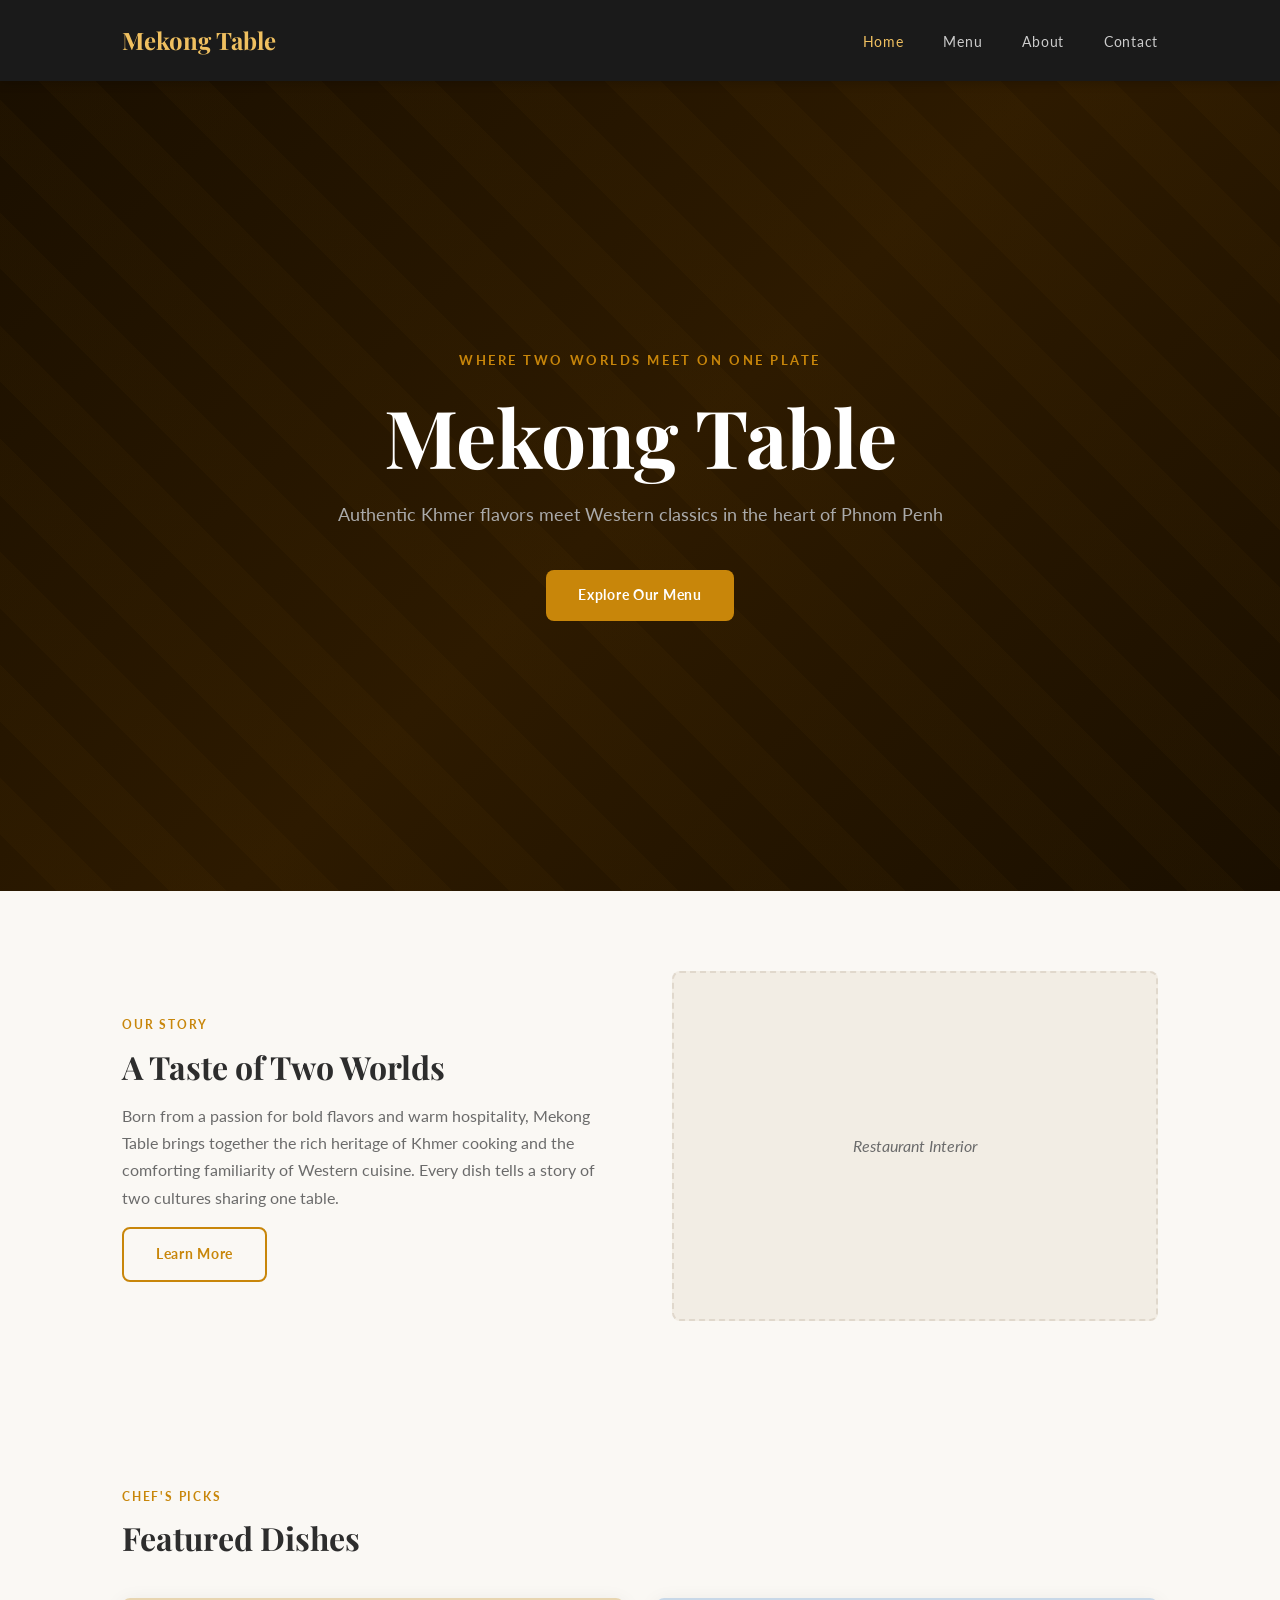
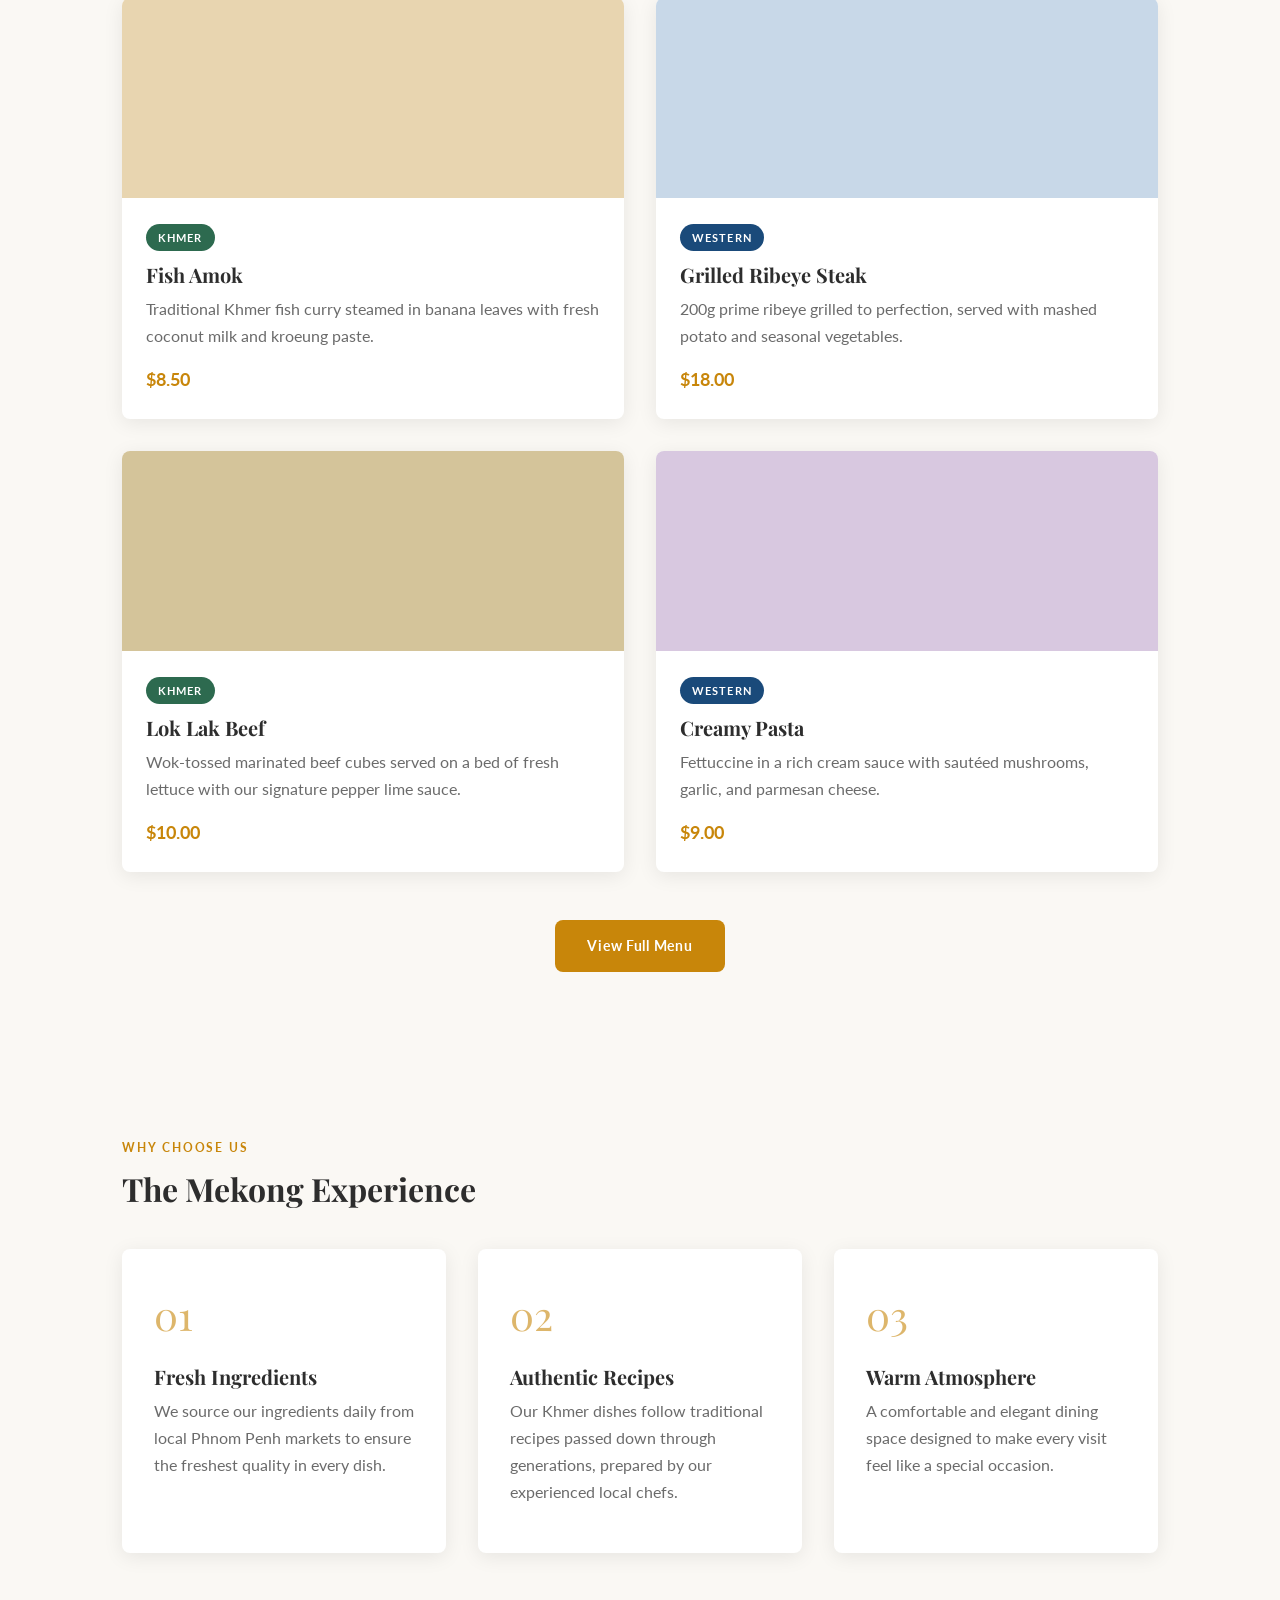
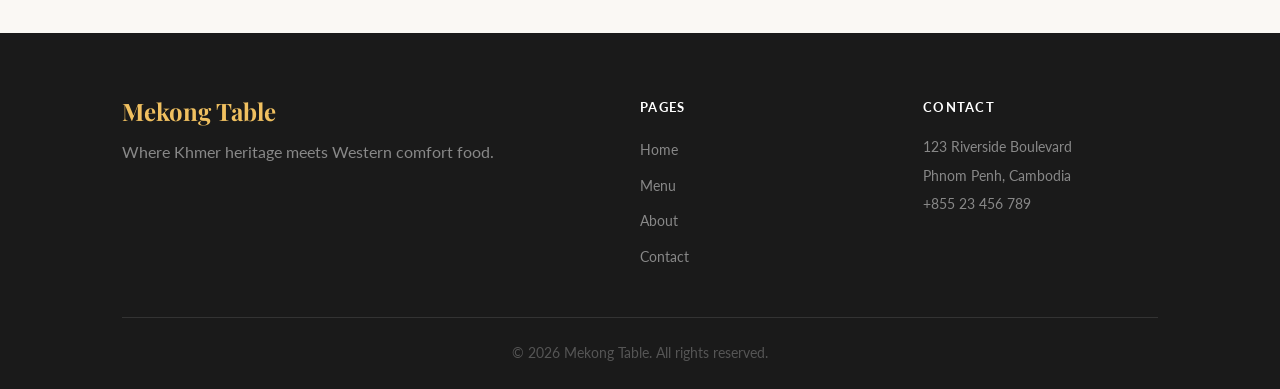
<file: index.html>
<!DOCTYPE html>
<html lang="en">
<head>
  <meta charset="UTF-8">
  <meta name="viewport" content="width=device-width, initial-scale=1.0">
  <meta name="description" content="Mekong Table - A modern restaurant in Phnom Penh serving authentic Khmer cuisine and Western dishes in one unforgettable dining experience.">
  <meta name="keywords" content="Mekong Table, restaurant, Khmer food, Western food, Phnom Penh, dining">
  <meta name="author" content="Mekong Table Restaurant">
  <title>Mekong Table - Khmer & Western Cuisine</title>
  <link rel="stylesheet" href="style.css">
  <link href="https://fonts.googleapis.com/css2?family=Playfair+Display:wght@400;700&family=Lato:wght@300;400;700&display=swap" rel="stylesheet">
</head>
<body>

  <!-- Navigation -->
  <nav class="navbar">
    <div class="nav-container">
      <a href="index.html" class="nav-logo">Mekong Table</a>
      <ul class="nav-links">
        <li><a href="index.html" class="active">Home</a></li>
        <li><a href="menu.html">Menu</a></li>
        <li><a href="about.html">About</a></li>
        <li><a href="contact.html">Contact</a></li>
      </ul>
    </div>
  </nav>

  <!-- Hero Section -->
  <section class="hero">
    <div class="hero-overlay"></div>
    <div class="hero-content">
      <p class="hero-tagline">Where Two Worlds Meet on One Plate</p>
      <h1>Mekong Table</h1>
      <p class="hero-subtitle">Authentic Khmer flavors meet Western classics in the heart of Phnom Penh</p>
      <a href="menu.html" class="btn">Explore Our Menu</a>
    </div>
  </section>

  <!-- About Preview -->
  <section class="section about-preview">
    <div class="container">
      <div class="two-col">
        <div class="col-text">
          <span class="section-label">Our Story</span>
          <h2>A Taste of Two Worlds</h2>
          <p>Born from a passion for bold flavors and warm hospitality, Mekong Table brings together the rich heritage of Khmer cooking and the comforting familiarity of Western cuisine. Every dish tells a story of two cultures sharing one table.</p>
          <a href="about.html" class="btn btn-outline">Learn More</a>
        </div>
        <div class="col-image">
          <div class="image-placeholder">
            <span>Restaurant Interior</span>
          </div>
        </div>
      </div>
    </div>
  </section>

  <!-- Featured Dishes -->
  <section class="section featured">
    <div class="container">
      <span class="section-label">Chef's Picks</span>
      <h2>Featured Dishes</h2>
      <div class="dish-grid">

        <article class="dish-card">
          <div class="dish-image khmer-1"></div>
          <div class="dish-info">
            <span class="dish-tag">Khmer</span>
            <h3>Fish Amok</h3>
            <p>Traditional Khmer fish curry steamed in banana leaves with fresh coconut milk and kroeung paste.</p>
            <span class="dish-price">$8.50</span>
          </div>
        </article>

        <article class="dish-card">
          <div class="dish-image western-1"></div>
          <div class="dish-info">
            <span class="dish-tag western-tag">Western</span>
            <h3>Grilled Ribeye Steak</h3>
            <p>200g prime ribeye grilled to perfection, served with mashed potato and seasonal vegetables.</p>
            <span class="dish-price">$18.00</span>
          </div>
        </article>

        <article class="dish-card">
          <div class="dish-image khmer-2"></div>
          <div class="dish-info">
            <span class="dish-tag">Khmer</span>
            <h3>Lok Lak Beef</h3>
            <p>Wok-tossed marinated beef cubes served on a bed of fresh lettuce with our signature pepper lime sauce.</p>
            <span class="dish-price">$10.00</span>
          </div>
        </article>

        <article class="dish-card">
          <div class="dish-image western-2"></div>
          <div class="dish-info">
            <span class="dish-tag western-tag">Western</span>
            <h3>Creamy Pasta</h3>
            <p>Fettuccine in a rich cream sauce with sautéed mushrooms, garlic, and parmesan cheese.</p>
            <span class="dish-price">$9.00</span>
          </div>
        </article>

      </div>
      <div class="center-btn">
        <a href="menu.html" class="btn">View Full Menu</a>
      </div>
    </div>
  </section>

  <!-- Why Us -->
  <section class="section why-us">
    <div class="container">
      <span class="section-label">Why Choose Us</span>
      <h2>The Mekong Experience</h2>
      <div class="features-grid">
        <div class="feature-card">
          <div class="feature-icon">01</div>
          <h3>Fresh Ingredients</h3>
          <p>We source our ingredients daily from local Phnom Penh markets to ensure the freshest quality in every dish.</p>
        </div>
        <div class="feature-card">
          <div class="feature-icon">02</div>
          <h3>Authentic Recipes</h3>
          <p>Our Khmer dishes follow traditional recipes passed down through generations, prepared by our experienced local chefs.</p>
        </div>
        <div class="feature-card">
          <div class="feature-icon">03</div>
          <h3>Warm Atmosphere</h3>
          <p>A comfortable and elegant dining space designed to make every visit feel like a special occasion.</p>
        </div>
      </div>
    </div>
  </section>

  <!-- Footer -->
  <footer class="footer">
    <div class="container">
      <div class="footer-grid">
        <div class="footer-brand">
          <h3>Mekong Table</h3>
          <p>Where Khmer heritage meets Western comfort food.</p>
        </div>
        <div class="footer-links">
          <h4>Pages</h4>
          <ul>
            <li><a href="index.html">Home</a></li>
            <li><a href="menu.html">Menu</a></li>
            <li><a href="about.html">About</a></li>
            <li><a href="contact.html">Contact</a></li>
          </ul>
        </div>
        <div class="footer-contact">
          <h4>Contact</h4>
          <p>123 Riverside Boulevard</p>
          <p>Phnom Penh, Cambodia</p>
          <p>+855 23 456 789</p>
        </div>
      </div>
      <div class="footer-bottom">
        <p>© 2026 Mekong Table. All rights reserved.</p>
      </div>
    </div>
  </footer>

</body>
</html>
</file>
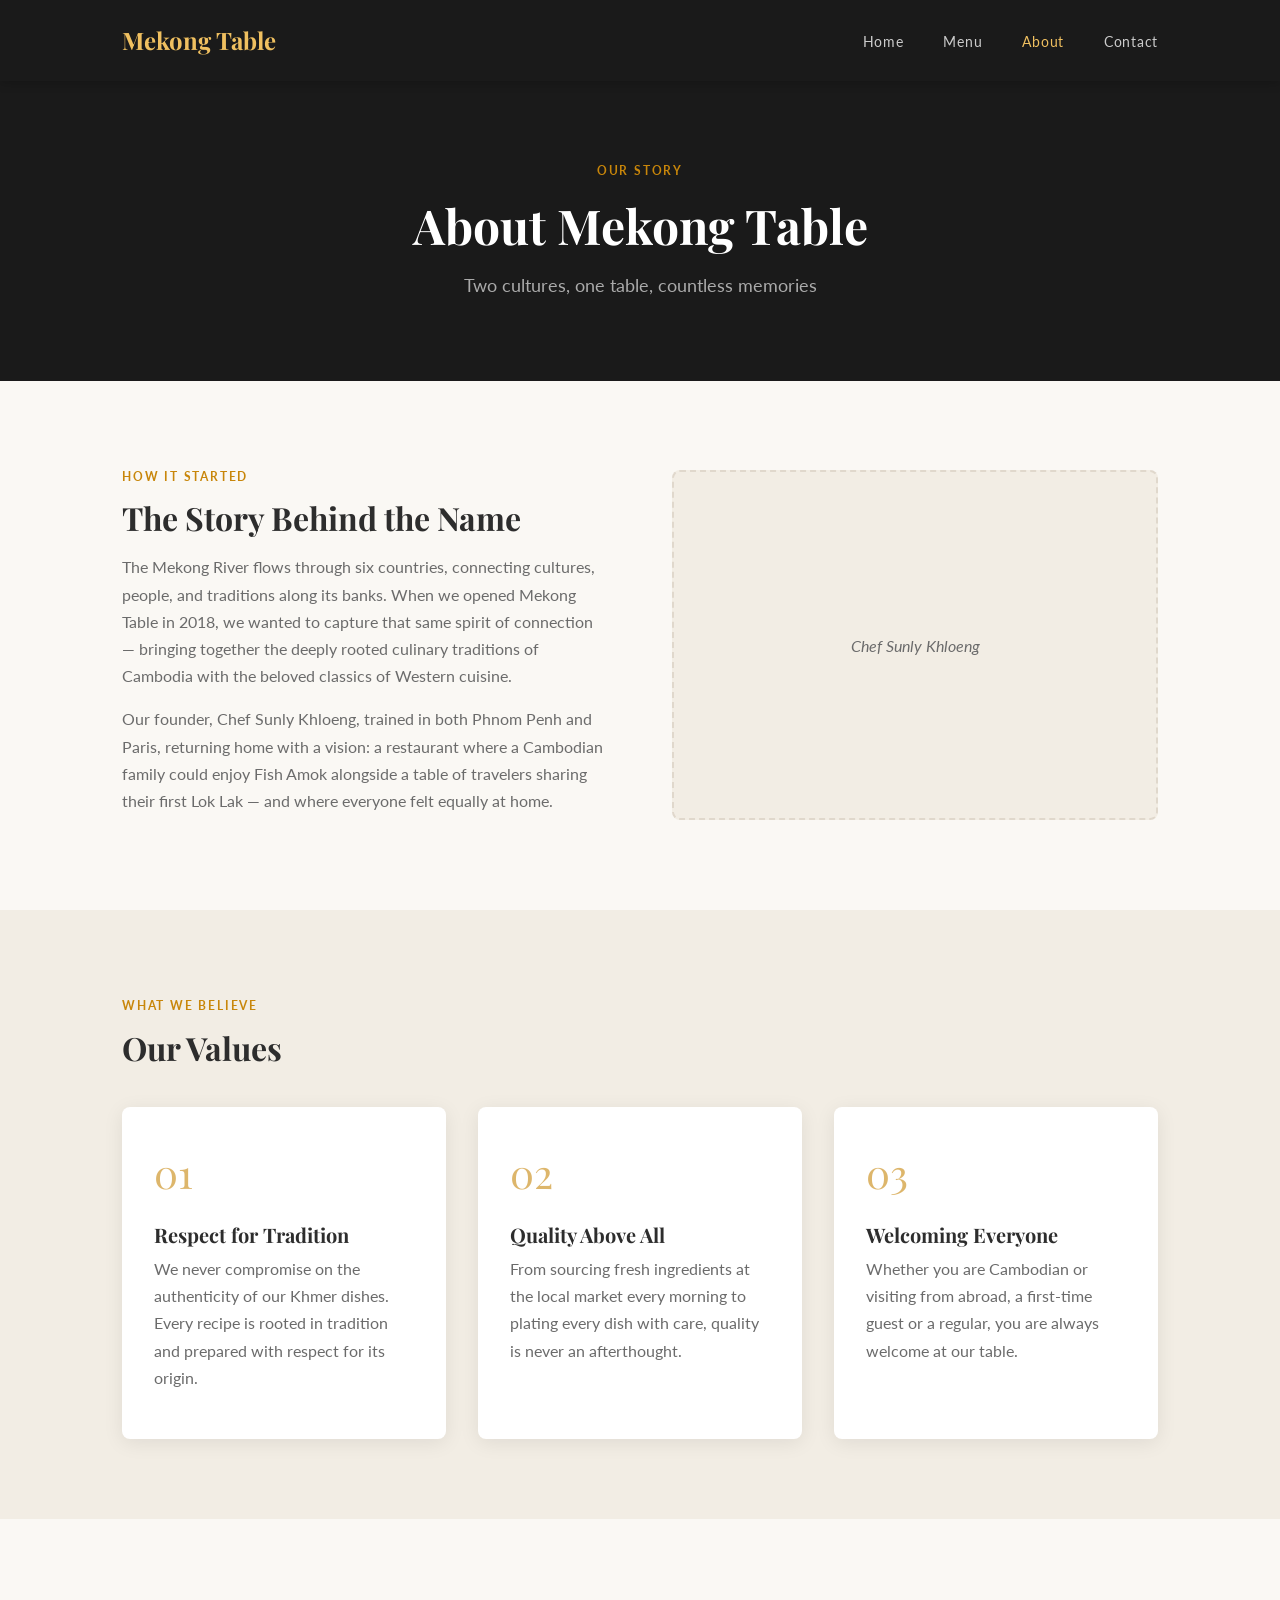
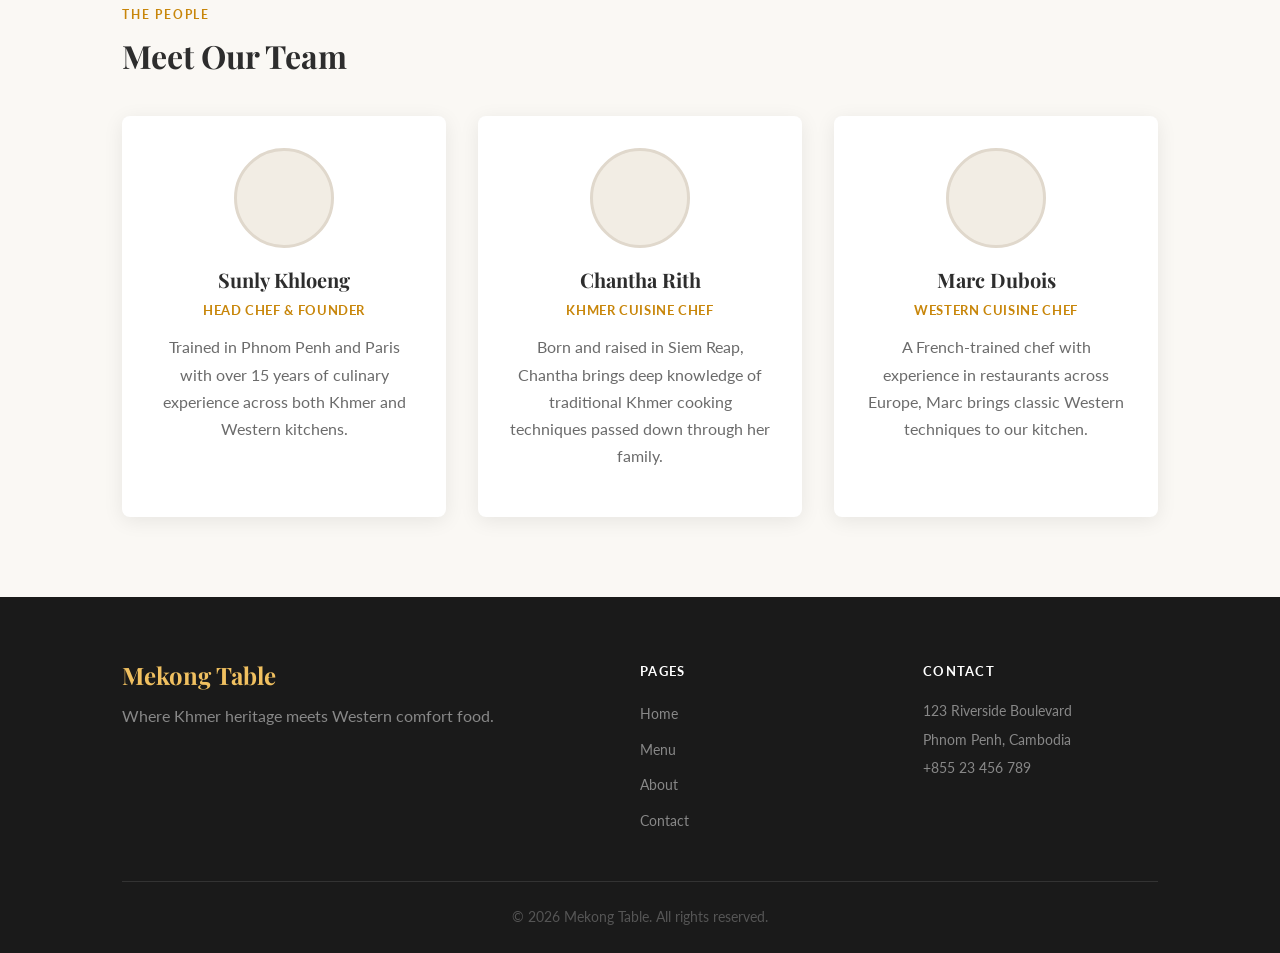
<file: about.html>
<!DOCTYPE html>
<html lang="en">
<head>
  <meta charset="UTF-8">
  <meta name="viewport" content="width=device-width, initial-scale=1.0">
  <meta name="description" content="About Mekong Table - Learn the story behind our restaurant, our chefs, and our mission to blend Khmer and Western cuisine.">
  <meta name="keywords" content="about Mekong Table, restaurant story, Khmer Western fusion, Phnom Penh restaurant">
  <meta name="author" content="Mekong Table Restaurant">
  <title>About - Mekong Table</title>
  <link rel="stylesheet" href="style.css">
  <link href="https://fonts.googleapis.com/css2?family=Playfair+Display:wght@400;700&family=Lato:wght@300;400;700&display=swap" rel="stylesheet">
</head>
<body>

  <!-- Navigation -->
  <nav class="navbar">
    <div class="nav-container">
      <a href="index.html" class="nav-logo">Mekong Table</a>
      <ul class="nav-links">
        <li><a href="index.html">Home</a></li>
        <li><a href="menu.html">Menu</a></li>
        <li><a href="about.html" class="active">About</a></li>
        <li><a href="contact.html">Contact</a></li>
      </ul>
    </div>
  </nav>

  <!-- Page Header -->
  <header class="page-header">
    <div class="container">
      <span class="section-label">Our Story</span>
      <h1>About Mekong Table</h1>
      <p>Two cultures, one table, countless memories</p>
    </div>
  </header>

  <!-- Story Section -->
  <section class="section">
    <div class="container">
      <div class="two-col">
        <div class="col-text">
          <span class="section-label">How It Started</span>
          <h2>The Story Behind the Name</h2>
          <p>The Mekong River flows through six countries, connecting cultures, people, and traditions along its banks. When we opened Mekong Table in 2018, we wanted to capture that same spirit of connection — bringing together the deeply rooted culinary traditions of Cambodia with the beloved classics of Western cuisine.</p>
          <p>Our founder, Chef Sunly Khloeng, trained in both Phnom Penh and Paris, returning home with a vision: a restaurant where a Cambodian family could enjoy Fish Amok alongside a table of travelers sharing their first Lok Lak — and where everyone felt equally at home.</p>
        </div>
        <div class="col-image">
          <div class="image-placeholder">
            <span>Chef Sunly Khloeng</span>
          </div>
        </div>
      </div>
    </div>
  </section>

  <!-- Values -->
  <section class="section section-alt">
    <div class="container">
      <span class="section-label">What We Believe</span>
      <h2>Our Values</h2>
      <div class="features-grid">
        <div class="feature-card">
          <div class="feature-icon">01</div>
          <h3>Respect for Tradition</h3>
          <p>We never compromise on the authenticity of our Khmer dishes. Every recipe is rooted in tradition and prepared with respect for its origin.</p>
        </div>
        <div class="feature-card">
          <div class="feature-icon">02</div>
          <h3>Quality Above All</h3>
          <p>From sourcing fresh ingredients at the local market every morning to plating every dish with care, quality is never an afterthought.</p>
        </div>
        <div class="feature-card">
          <div class="feature-icon">03</div>
          <h3>Welcoming Everyone</h3>
          <p>Whether you are Cambodian or visiting from abroad, a first-time guest or a regular, you are always welcome at our table.</p>
        </div>
      </div>
    </div>
  </section>

  <!-- Team -->
  <section class="section">
    <div class="container">
      <span class="section-label">The People</span>
      <h2>Meet Our Team</h2>
      <div class="team-grid">

        <div class="team-card">
          <div class="team-photo"></div>
          <h3>Sunly Khloeng</h3>
          <span class="team-role">Head Chef & Founder</span>
          <p>Trained in Phnom Penh and Paris with over 15 years of culinary experience across both Khmer and Western kitchens.</p>
        </div>

        <div class="team-card">
          <div class="team-photo"></div>
          <h3>Chantha Rith</h3>
          <span class="team-role">Khmer Cuisine Chef</span>
          <p>Born and raised in Siem Reap, Chantha brings deep knowledge of traditional Khmer cooking techniques passed down through her family.</p>
        </div>

        <div class="team-card">
          <div class="team-photo"></div>
          <h3>Marc Dubois</h3>
          <span class="team-role">Western Cuisine Chef</span>
          <p>A French-trained chef with experience in restaurants across Europe, Marc brings classic Western techniques to our kitchen.</p>
        </div>

      </div>
    </div>
  </section>

  <!-- Footer -->
  <footer class="footer">
    <div class="container">
      <div class="footer-grid">
        <div class="footer-brand">
          <h3>Mekong Table</h3>
          <p>Where Khmer heritage meets Western comfort food.</p>
        </div>
        <div class="footer-links">
          <h4>Pages</h4>
          <ul>
            <li><a href="index.html">Home</a></li>
            <li><a href="menu.html">Menu</a></li>
            <li><a href="about.html">About</a></li>
            <li><a href="contact.html">Contact</a></li>
          </ul>
        </div>
        <div class="footer-contact">
          <h4>Contact</h4>
          <p>123 Riverside Boulevard</p>
          <p>Phnom Penh, Cambodia</p>
          <p>+855 23 456 789</p>
        </div>
      </div>
      <div class="footer-bottom">
        <p>© 2026 Mekong Table. All rights reserved.</p>
      </div>
    </div>
  </footer>

</body>
</html>
</file>
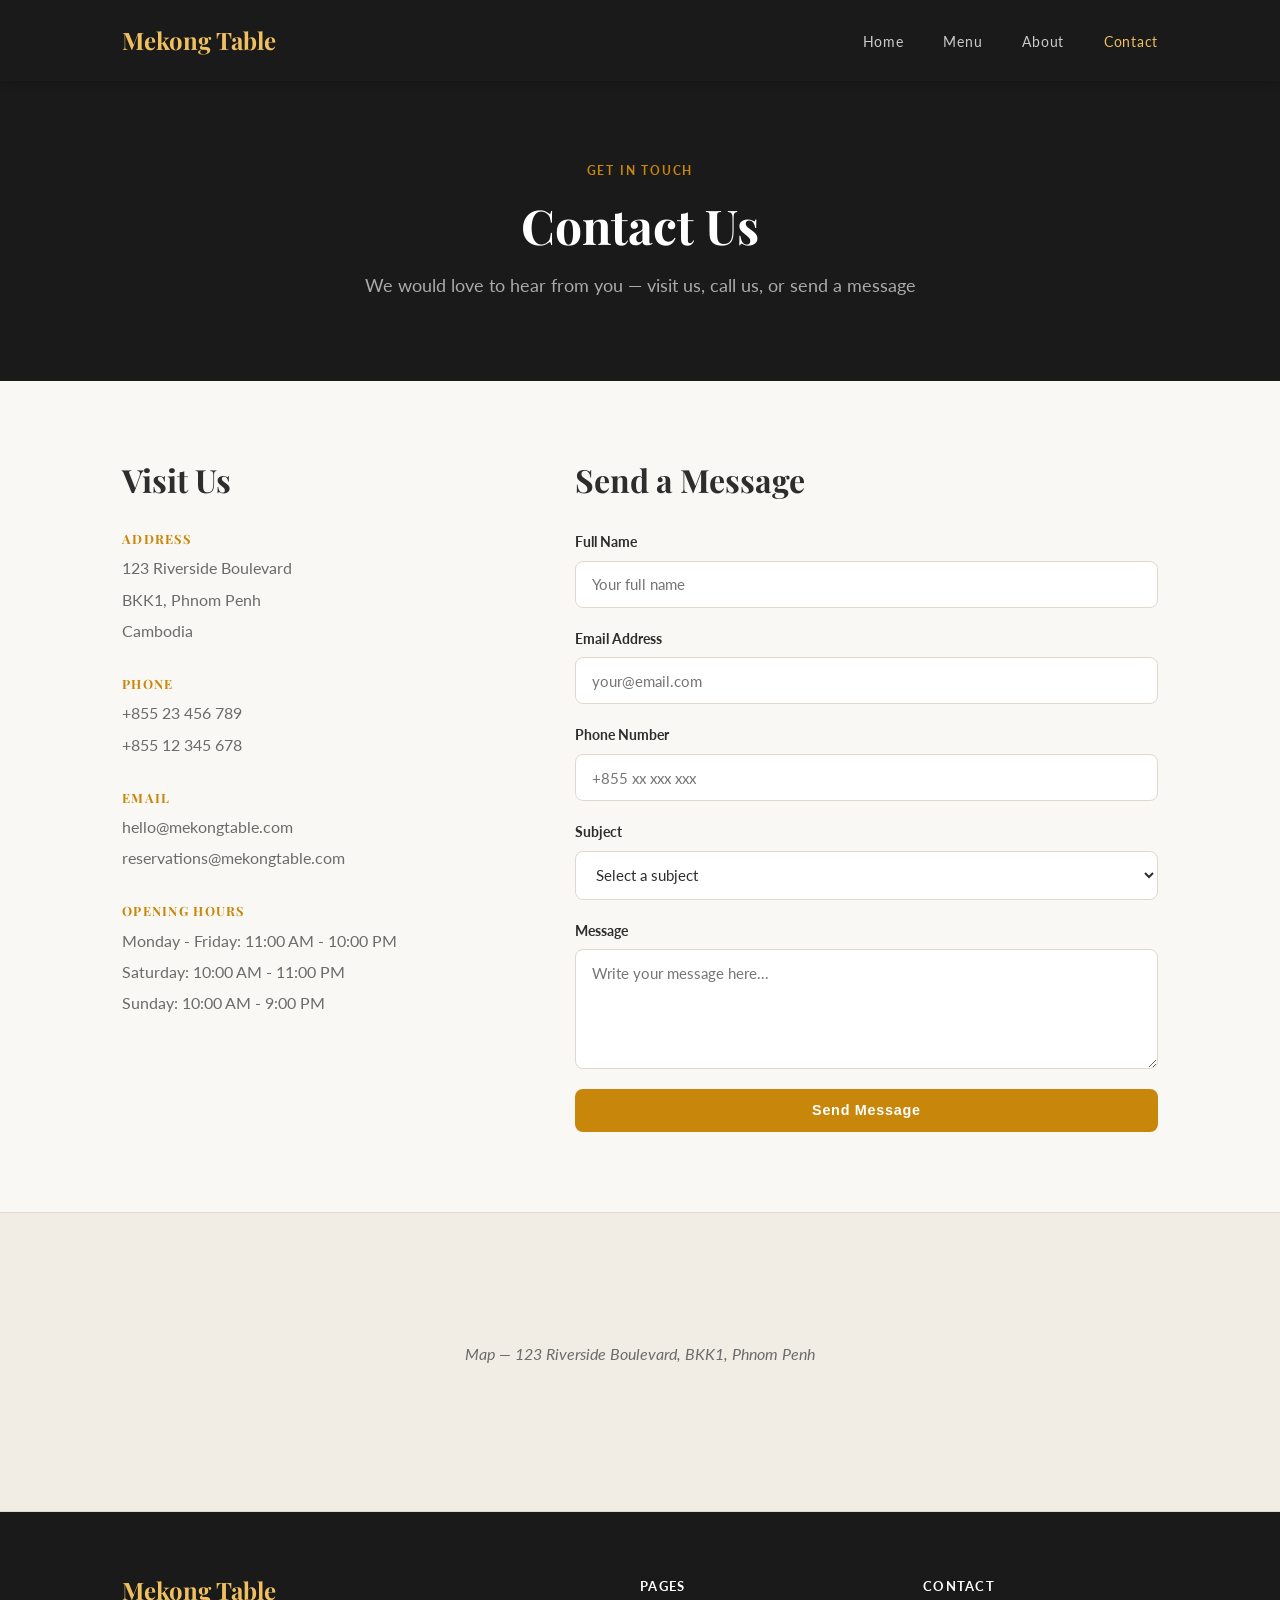
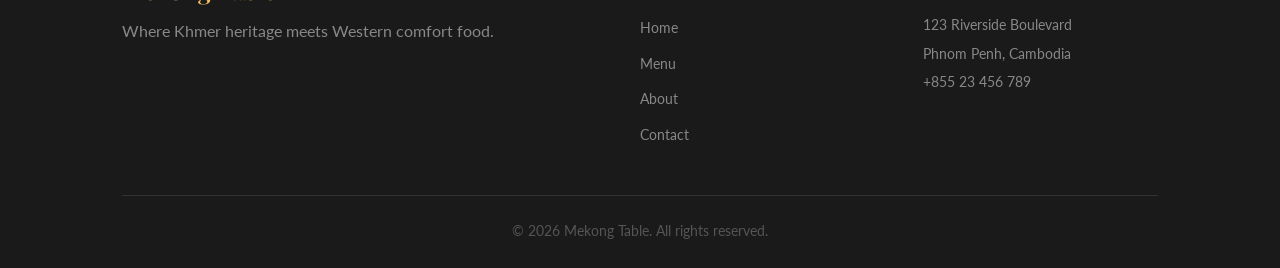
<file: contact.html>
<!DOCTYPE html>
<html lang="en">
<head>
  <meta charset="UTF-8">
  <meta name="viewport" content="width=device-width, initial-scale=1.0">
  <meta name="description" content="Contact Mekong Table - Find us in Phnom Penh, make a reservation, or send us a message.">
  <meta name="keywords" content="contact Mekong Table, restaurant reservation, Phnom Penh restaurant location">
  <meta name="author" content="Mekong Table Restaurant">
  <title>Contact - Mekong Table</title>
  <link rel="stylesheet" href="style.css">
  <link href="https://fonts.googleapis.com/css2?family=Playfair+Display:wght@400;700&family=Lato:wght@300;400;700&display=swap" rel="stylesheet">
</head>
<body>

  <!-- Navigation -->
  <nav class="navbar">
    <div class="nav-container">
      <a href="index.html" class="nav-logo">Mekong Table</a>
      <ul class="nav-links">
        <li><a href="index.html">Home</a></li>
        <li><a href="menu.html">Menu</a></li>
        <li><a href="about.html">About</a></li>
        <li><a href="contact.html" class="active">Contact</a></li>
      </ul>
    </div>
  </nav>

  <!-- Page Header -->
  <header class="page-header">
    <div class="container">
      <span class="section-label">Get in Touch</span>
      <h1>Contact Us</h1>
      <p>We would love to hear from you — visit us, call us, or send a message</p>
    </div>
  </header>

  <!-- Contact Section -->
  <section class="section">
    <div class="container">
      <div class="contact-grid">

        <!-- Contact Info -->
        <div class="contact-info">
          <h2>Visit Us</h2>

          <div class="info-block">
            <h3>Address</h3>
            <p>123 Riverside Boulevard</p>
            <p>BKK1, Phnom Penh</p>
            <p>Cambodia</p>
          </div>

          <div class="info-block">
            <h3>Phone</h3>
            <p>+855 23 456 789</p>
            <p>+855 12 345 678</p>
          </div>

          <div class="info-block">
            <h3>Email</h3>
            <p>hello@mekongtable.com</p>
            <p>reservations@mekongtable.com</p>
          </div>

          <div class="info-block">
            <h3>Opening Hours</h3>
            <p>Monday - Friday: 11:00 AM - 10:00 PM</p>
            <p>Saturday: 10:00 AM - 11:00 PM</p>
            <p>Sunday: 10:00 AM - 9:00 PM</p>
          </div>
        </div>

        <!-- Contact Form -->
        <div class="contact-form-wrap">
          <h2>Send a Message</h2>
          <form class="contact-form" action="#" method="POST">

            <div class="form-group">
              <label for="name">Full Name</label>
              <input type="text" id="name" name="name" placeholder="Your full name" required>
            </div>

            <div class="form-group">
              <label for="email">Email Address</label>
              <input type="email" id="email" name="email" placeholder="your@email.com" required>
            </div>

            <div class="form-group">
              <label for="phone">Phone Number</label>
              <input type="tel" id="phone" name="phone" placeholder="+855 xx xxx xxx">
            </div>

            <div class="form-group">
              <label for="subject">Subject</label>
              <select id="subject" name="subject">
                <option value="">Select a subject</option>
                <option value="reservation">Table Reservation</option>
                <option value="feedback">Feedback</option>
                <option value="catering">Catering Inquiry</option>
                <option value="other">Other</option>
              </select>
            </div>

            <div class="form-group">
              <label for="message">Message</label>
              <textarea id="message" name="message" rows="5" placeholder="Write your message here..." required></textarea>
            </div>

            <button type="submit" class="btn">Send Message</button>

          </form>
        </div>

      </div>
    </div>
  </section>

  <!-- Map Placeholder -->
  <section class="map-section">
    <div class="map-placeholder">
      <p>Map — 123 Riverside Boulevard, BKK1, Phnom Penh</p>
    </div>
  </section>

  <!-- Footer -->
  <footer class="footer">
    <div class="container">
      <div class="footer-grid">
        <div class="footer-brand">
          <h3>Mekong Table</h3>
          <p>Where Khmer heritage meets Western comfort food.</p>
        </div>
        <div class="footer-links">
          <h4>Pages</h4>
          <ul>
            <li><a href="index.html">Home</a></li>
            <li><a href="menu.html">Menu</a></li>
            <li><a href="about.html">About</a></li>
            <li><a href="contact.html">Contact</a></li>
          </ul>
        </div>
        <div class="footer-contact">
          <h4>Contact</h4>
          <p>123 Riverside Boulevard</p>
          <p>Phnom Penh, Cambodia</p>
          <p>+855 23 456 789</p>
        </div>
      </div>
      <div class="footer-bottom">
        <p>© 2026 Mekong Table. All rights reserved.</p>
      </div>
    </div>
  </footer>

</body>
</html>
</file>
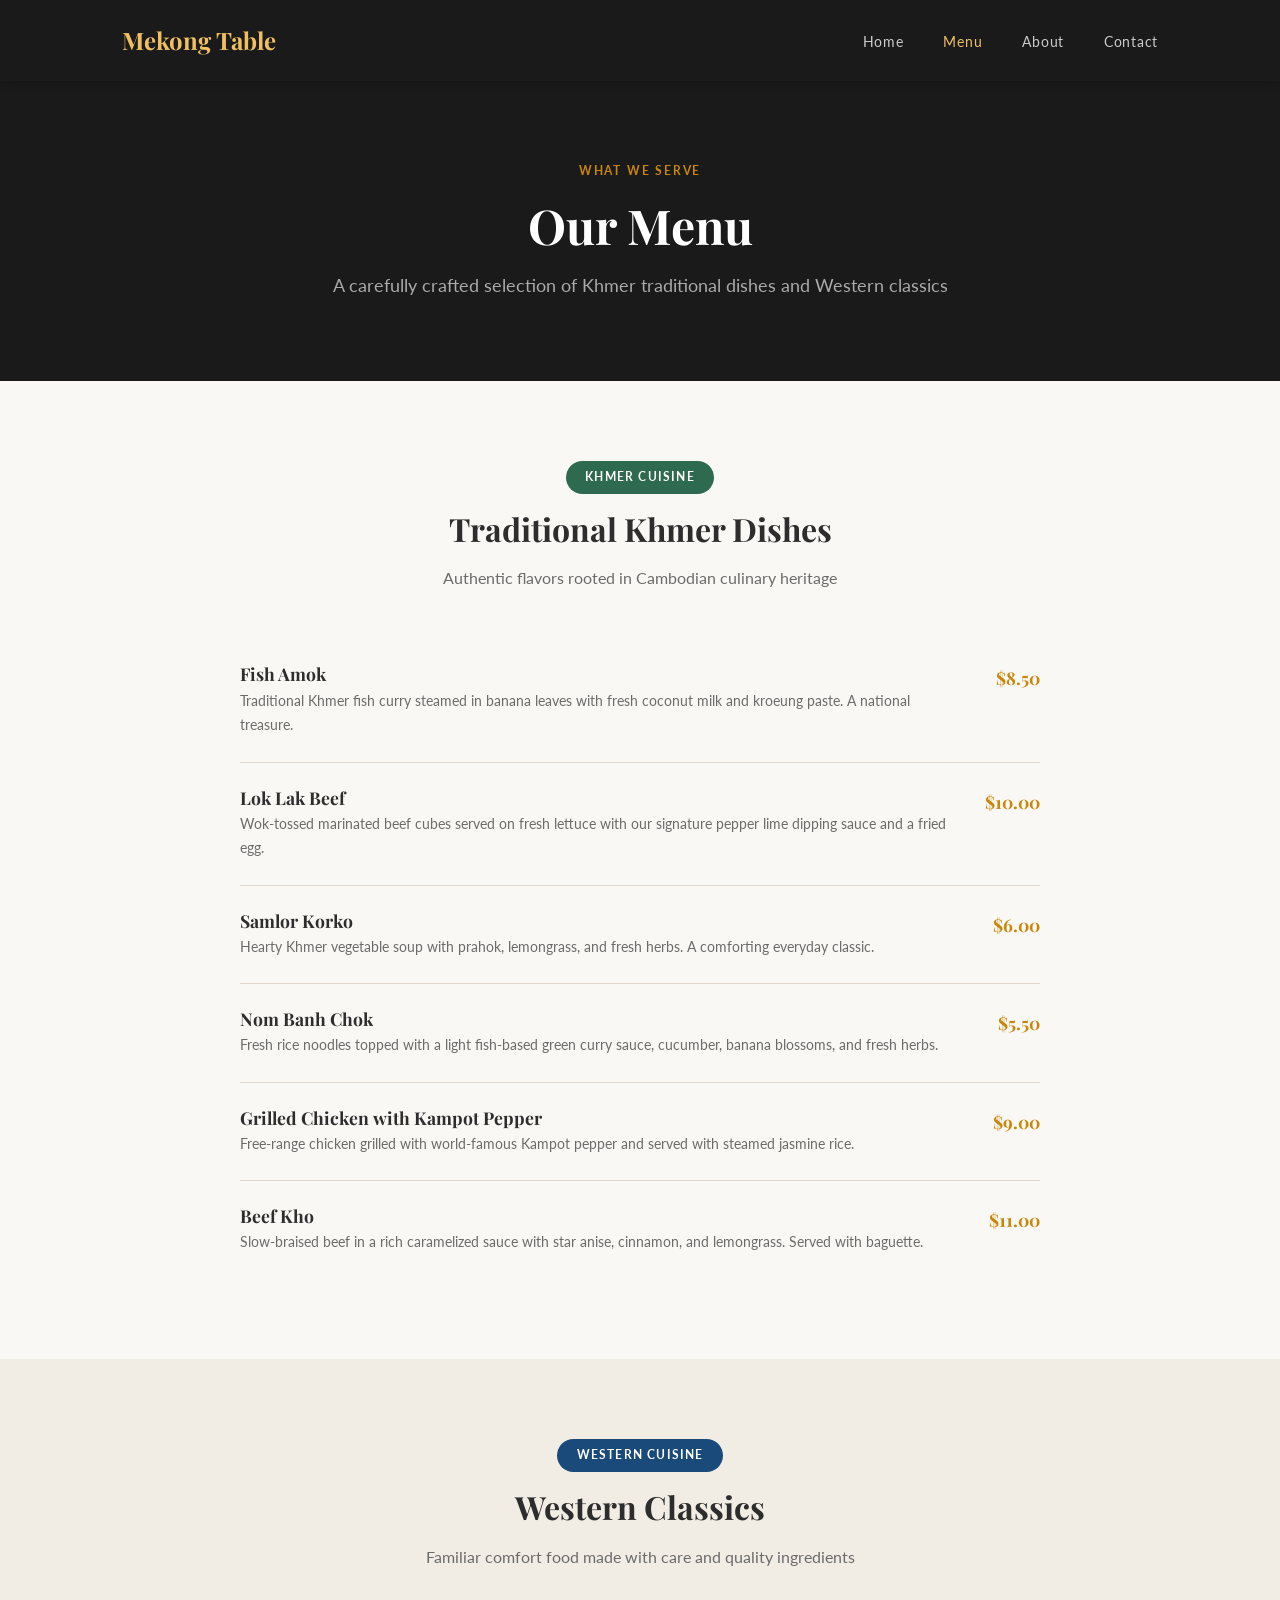
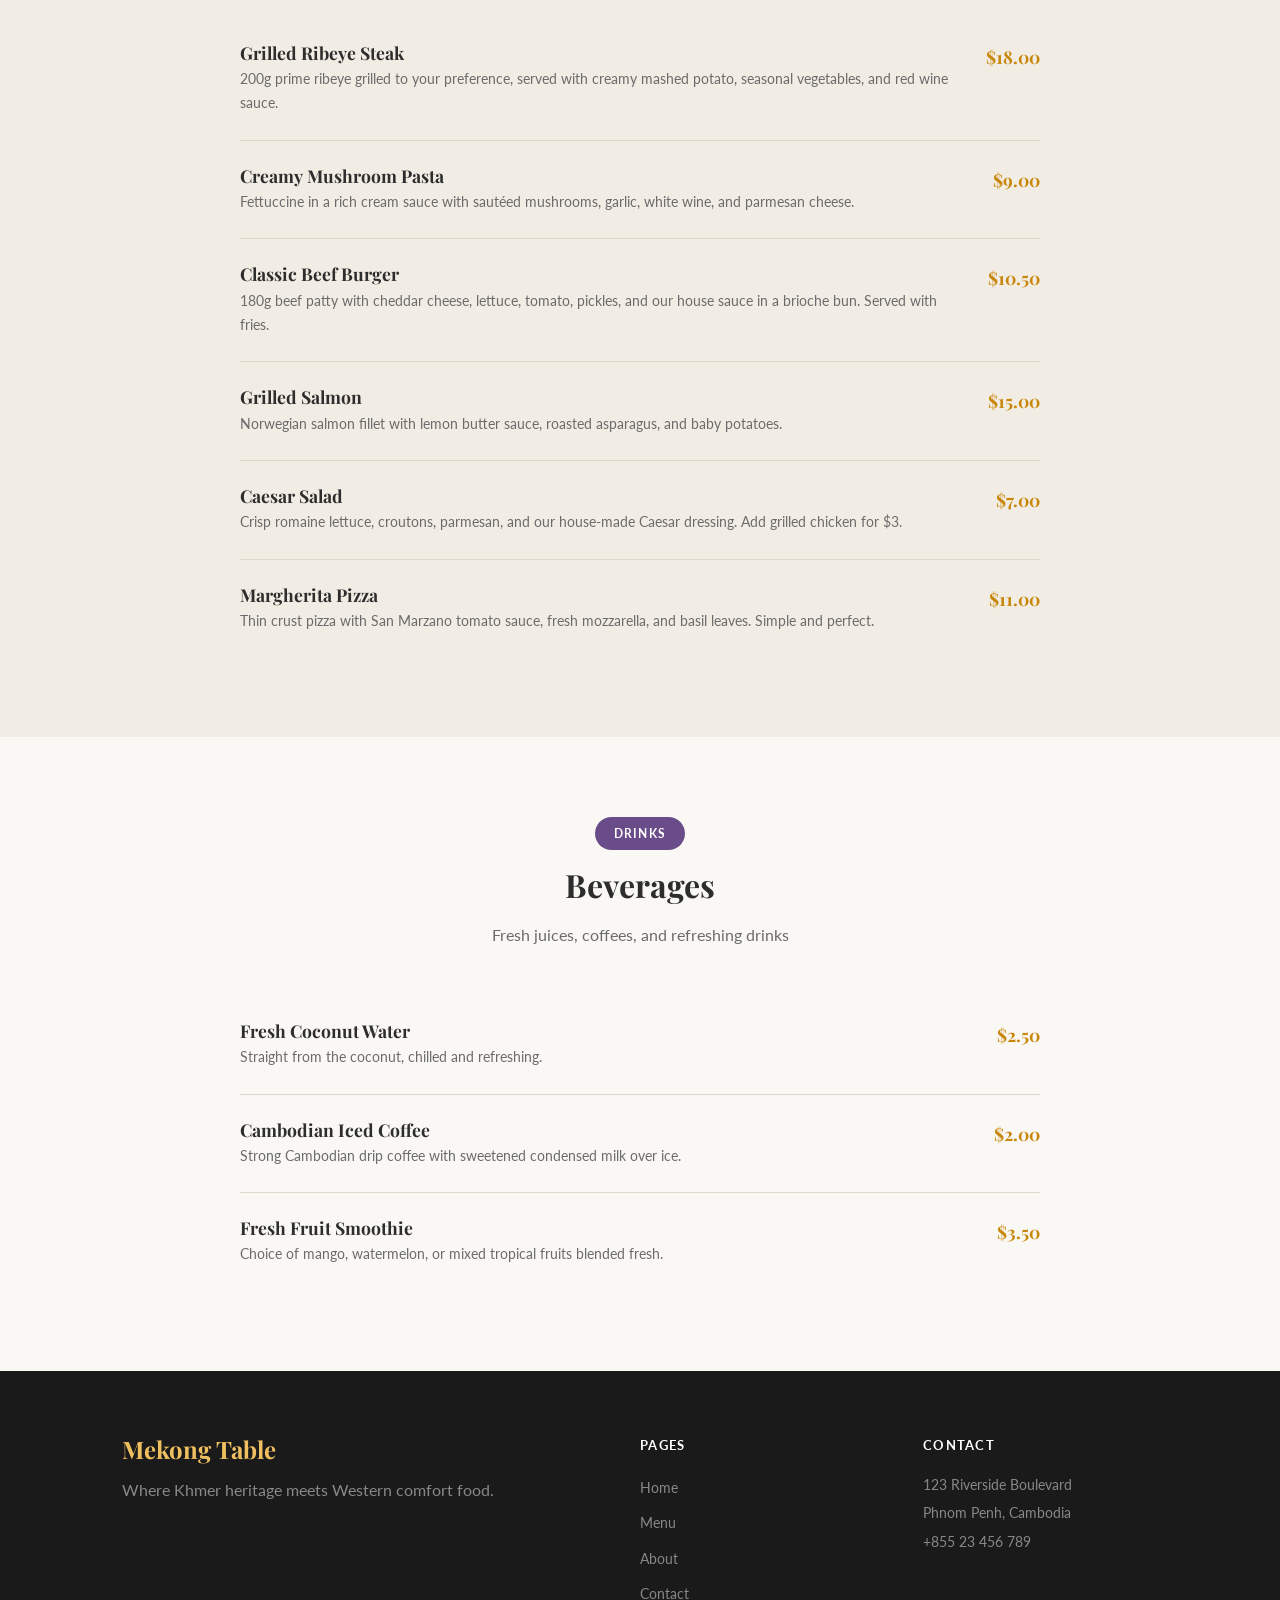
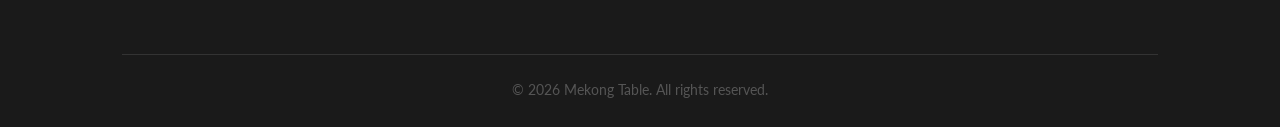
<file: menu.html>
<!DOCTYPE html>
<html lang="en">
<head>
  <meta charset="UTF-8">
  <meta name="viewport" content="width=device-width, initial-scale=1.0">
  <meta name="description" content="Mekong Table Menu - Browse our full selection of authentic Khmer dishes and Western classics with prices.">
  <meta name="keywords" content="Mekong Table menu, Khmer food menu, Western food menu, restaurant menu Phnom Penh">
  <meta name="author" content="Mekong Table Restaurant">
  <title>Menu - Mekong Table</title>
  <link rel="stylesheet" href="style.css">
  <link href="https://fonts.googleapis.com/css2?family=Playfair+Display:wght@400;700&family=Lato:wght@300;400;700&display=swap" rel="stylesheet">
</head>
<body>

  <!-- Navigation -->
  <nav class="navbar">
    <div class="nav-container">
      <a href="index.html" class="nav-logo">Mekong Table</a>
      <ul class="nav-links">
        <li><a href="index.html">Home</a></li>
        <li><a href="menu.html" class="active">Menu</a></li>
        <li><a href="about.html">About</a></li>
        <li><a href="contact.html">Contact</a></li>
      </ul>
    </div>
  </nav>

  <!-- Page Header -->
  <header class="page-header">
    <div class="container">
      <span class="section-label">What We Serve</span>
      <h1>Our Menu</h1>
      <p>A carefully crafted selection of Khmer traditional dishes and Western classics</p>
    </div>
  </header>

  <!-- Khmer Menu -->
  <section class="section">
    <div class="container">
      <div class="menu-category-header">
        <span class="category-badge">Khmer Cuisine</span>
        <h2>Traditional Khmer Dishes</h2>
        <p>Authentic flavors rooted in Cambodian culinary heritage</p>
      </div>
      <div class="menu-list">

        <div class="menu-item">
          <div class="menu-item-info">
            <h3>Fish Amok</h3>
            <p>Traditional Khmer fish curry steamed in banana leaves with fresh coconut milk and kroeung paste. A national treasure.</p>
          </div>
          <span class="menu-price">$8.50</span>
        </div>

        <div class="menu-item">
          <div class="menu-item-info">
            <h3>Lok Lak Beef</h3>
            <p>Wok-tossed marinated beef cubes served on fresh lettuce with our signature pepper lime dipping sauce and a fried egg.</p>
          </div>
          <span class="menu-price">$10.00</span>
        </div>

        <div class="menu-item">
          <div class="menu-item-info">
            <h3>Samlor Korko</h3>
            <p>Hearty Khmer vegetable soup with prahok, lemongrass, and fresh herbs. A comforting everyday classic.</p>
          </div>
          <span class="menu-price">$6.00</span>
        </div>

        <div class="menu-item">
          <div class="menu-item-info">
            <h3>Nom Banh Chok</h3>
            <p>Fresh rice noodles topped with a light fish-based green curry sauce, cucumber, banana blossoms, and fresh herbs.</p>
          </div>
          <span class="menu-price">$5.50</span>
        </div>

        <div class="menu-item">
          <div class="menu-item-info">
            <h3>Grilled Chicken with Kampot Pepper</h3>
            <p>Free-range chicken grilled with world-famous Kampot pepper and served with steamed jasmine rice.</p>
          </div>
          <span class="menu-price">$9.00</span>
        </div>

        <div class="menu-item">
          <div class="menu-item-info">
            <h3>Beef Kho</h3>
            <p>Slow-braised beef in a rich caramelized sauce with star anise, cinnamon, and lemongrass. Served with baguette.</p>
          </div>
          <span class="menu-price">$11.00</span>
        </div>

      </div>
    </div>
  </section>

  <!-- Western Menu -->
  <section class="section section-alt">
    <div class="container">
      <div class="menu-category-header">
        <span class="category-badge western-badge">Western Cuisine</span>
        <h2>Western Classics</h2>
        <p>Familiar comfort food made with care and quality ingredients</p>
      </div>
      <div class="menu-list">

        <div class="menu-item">
          <div class="menu-item-info">
            <h3>Grilled Ribeye Steak</h3>
            <p>200g prime ribeye grilled to your preference, served with creamy mashed potato, seasonal vegetables, and red wine sauce.</p>
          </div>
          <span class="menu-price">$18.00</span>
        </div>

        <div class="menu-item">
          <div class="menu-item-info">
            <h3>Creamy Mushroom Pasta</h3>
            <p>Fettuccine in a rich cream sauce with sautéed mushrooms, garlic, white wine, and parmesan cheese.</p>
          </div>
          <span class="menu-price">$9.00</span>
        </div>

        <div class="menu-item">
          <div class="menu-item-info">
            <h3>Classic Beef Burger</h3>
            <p>180g beef patty with cheddar cheese, lettuce, tomato, pickles, and our house sauce in a brioche bun. Served with fries.</p>
          </div>
          <span class="menu-price">$10.50</span>
        </div>

        <div class="menu-item">
          <div class="menu-item-info">
            <h3>Grilled Salmon</h3>
            <p>Norwegian salmon fillet with lemon butter sauce, roasted asparagus, and baby potatoes.</p>
          </div>
          <span class="menu-price">$15.00</span>
        </div>

        <div class="menu-item">
          <div class="menu-item-info">
            <h3>Caesar Salad</h3>
            <p>Crisp romaine lettuce, croutons, parmesan, and our house-made Caesar dressing. Add grilled chicken for $3.</p>
          </div>
          <span class="menu-price">$7.00</span>
        </div>

        <div class="menu-item">
          <div class="menu-item-info">
            <h3>Margherita Pizza</h3>
            <p>Thin crust pizza with San Marzano tomato sauce, fresh mozzarella, and basil leaves. Simple and perfect.</p>
          </div>
          <span class="menu-price">$11.00</span>
        </div>

      </div>
    </div>
  </section>

  <!-- Drinks -->
  <section class="section">
    <div class="container">
      <div class="menu-category-header">
        <span class="category-badge drinks-badge">Drinks</span>
        <h2>Beverages</h2>
        <p>Fresh juices, coffees, and refreshing drinks</p>
      </div>
      <div class="menu-list">
        <div class="menu-item">
          <div class="menu-item-info">
            <h3>Fresh Coconut Water</h3>
            <p>Straight from the coconut, chilled and refreshing.</p>
          </div>
          <span class="menu-price">$2.50</span>
        </div>
        <div class="menu-item">
          <div class="menu-item-info">
            <h3>Cambodian Iced Coffee</h3>
            <p>Strong Cambodian drip coffee with sweetened condensed milk over ice.</p>
          </div>
          <span class="menu-price">$2.00</span>
        </div>
        <div class="menu-item">
          <div class="menu-item-info">
            <h3>Fresh Fruit Smoothie</h3>
            <p>Choice of mango, watermelon, or mixed tropical fruits blended fresh.</p>
          </div>
          <span class="menu-price">$3.50</span>
        </div>
      </div>
    </div>
  </section>

  <!-- Footer -->
  <footer class="footer">
    <div class="container">
      <div class="footer-grid">
        <div class="footer-brand">
          <h3>Mekong Table</h3>
          <p>Where Khmer heritage meets Western comfort food.</p>
        </div>
        <div class="footer-links">
          <h4>Pages</h4>
          <ul>
            <li><a href="index.html">Home</a></li>
            <li><a href="menu.html">Menu</a></li>
            <li><a href="about.html">About</a></li>
            <li><a href="contact.html">Contact</a></li>
          </ul>
        </div>
        <div class="footer-contact">
          <h4>Contact</h4>
          <p>123 Riverside Boulevard</p>
          <p>Phnom Penh, Cambodia</p>
          <p>+855 23 456 789</p>
        </div>
      </div>
      <div class="footer-bottom">
        <p>© 2026 Mekong Table. All rights reserved.</p>
      </div>
    </div>
  </footer>

</body>
</html>
</file>
<file: style.css>
/* ===========================
   MEKONG TABLE - STYLESHEET
   =========================== */

/* Root Variables */
:root {
  --primary: #1a1a1a;
  --accent: #c8860a;
  --accent-light: #f0c060;
  --bg: #faf8f4;
  --bg-alt: #f2ede4;
  --text: #2d2d2d;
  --text-muted: #6b6b6b;
  --white: #ffffff;
  --border: #e0d8cc;
  --khmer-tag: #2d6a4f;
  --western-tag: #1a4a7a;
  --font-display: 'Playfair Display', serif;
  --font-body: 'Lato', sans-serif;
  --radius: 8px;
  --shadow: 0 4px 20px rgba(0,0,0,0.08);
}

/* Reset */
*, *::before, *::after {
  margin: 0;
  padding: 0;
  box-sizing: border-box;
}

html {
  scroll-behavior: smooth;
}

body {
  font-family: var(--font-body);
  background-color: var(--bg);
  color: var(--text);
  line-height: 1.7;
  font-size: 16px;
}

/* ===========================
   TYPOGRAPHY
   =========================== */

h1, h2, h3 {
  font-family: var(--font-display);
  line-height: 1.2;
}

h1 { font-size: 3rem; }
h2 { font-size: 2rem; margin-bottom: 1rem; }
h3 { font-size: 1.25rem; margin-bottom: 0.5rem; }

p {
  color: var(--text-muted);
  margin-bottom: 1rem;
}

a {
  text-decoration: none;
  color: inherit;
}

/* ===========================
   LAYOUT
   =========================== */

.container {
  max-width: 1100px;
  margin: 0 auto;
  padding: 0 2rem;
}

.section {
  padding: 5rem 0;
}

.section-alt {
  background-color: var(--bg-alt);
}

.section-label {
  display: inline-block;
  font-size: 0.75rem;
  font-weight: 700;
  letter-spacing: 0.15em;
  text-transform: uppercase;
  color: var(--accent);
  margin-bottom: 0.75rem;
}

.two-col {
  display: grid;
  grid-template-columns: 1fr 1fr;
  gap: 4rem;
  align-items: center;
}

.center-btn {
  text-align: center;
  margin-top: 3rem;
}

/* ===========================
   NAVIGATION
   =========================== */

.navbar {
  position: sticky;
  top: 0;
  z-index: 100;
  background-color: var(--primary);
  padding: 1.25rem 0;
  box-shadow: 0 2px 10px rgba(0,0,0,0.2);
}

.nav-container {
  max-width: 1100px;
  margin: 0 auto;
  padding: 0 2rem;
  display: flex;
  justify-content: space-between;
  align-items: center;
}

.nav-logo {
  font-family: var(--font-display);
  font-size: 1.5rem;
  color: var(--accent-light);
  font-weight: 700;
}

.nav-links {
  list-style: none;
  display: flex;
  gap: 2.5rem;
}

.nav-links a {
  color: #ccc;
  font-size: 0.9rem;
  font-weight: 400;
  letter-spacing: 0.05em;
  transition: color 0.2s;
}

.nav-links a:hover,
.nav-links a.active {
  color: var(--accent-light);
}

/* ===========================
   BUTTONS
   =========================== */

.btn {
  display: inline-block;
  background-color: var(--accent);
  color: var(--white);
  padding: 0.85rem 2rem;
  border-radius: var(--radius);
  font-weight: 700;
  font-size: 0.9rem;
  letter-spacing: 0.05em;
  transition: background-color 0.2s, transform 0.2s;
  border: none;
  cursor: pointer;
}

.btn:hover {
  background-color: #a06d08;
  transform: translateY(-1px);
}

.btn-outline {
  background-color: transparent;
  border: 2px solid var(--accent);
  color: var(--accent);
}

.btn-outline:hover {
  background-color: var(--accent);
  color: var(--white);
}

/* ===========================
   HERO
   =========================== */

.hero {
  position: relative;
  min-height: 90vh;
  background-color: #111;
  background-image: linear-gradient(135deg, #1a0f00 0%, #2d1a00 50%, #1a0f00 100%);
  display: flex;
  align-items: center;
  justify-content: center;
  text-align: center;
  overflow: hidden;
}

.hero::before {
  content: '';
  position: absolute;
  inset: 0;
  background: repeating-linear-gradient(
    45deg,
    transparent,
    transparent 40px,
    rgba(200,134,10,0.03) 40px,
    rgba(200,134,10,0.03) 80px
  );
}

.hero-content {
  position: relative;
  z-index: 2;
  max-width: 700px;
  padding: 2rem;
}

.hero-tagline {
  font-size: 0.8rem;
  font-weight: 700;
  letter-spacing: 0.2em;
  text-transform: uppercase;
  color: var(--accent);
  margin-bottom: 1.5rem;
}

.hero h1 {
  font-size: 5rem;
  color: var(--white);
  margin-bottom: 1.5rem;
  line-height: 1;
}

.hero-subtitle {
  font-size: 1.1rem;
  color: #aaa;
  margin-bottom: 2.5rem;
}

/* ===========================
   PAGE HEADER
   =========================== */

.page-header {
  background-color: var(--primary);
  padding: 5rem 0 4rem;
  text-align: center;
}

.page-header h1 {
  color: var(--white);
  margin-bottom: 1rem;
}

.page-header p {
  color: #aaa;
  font-size: 1.1rem;
}

.page-header .section-label {
  display: block;
  margin-bottom: 1rem;
}

/* ===========================
   ABOUT PREVIEW
   =========================== */

.image-placeholder {
  background-color: var(--bg-alt);
  border: 2px dashed var(--border);
  border-radius: var(--radius);
  height: 350px;
  display: flex;
  align-items: center;
  justify-content: center;
  color: var(--text-muted);
  font-style: italic;
}

/* ===========================
   DISH CARDS
   =========================== */

.dish-grid {
  display: grid;
  grid-template-columns: repeat(2, 1fr);
  gap: 2rem;
  margin-top: 2.5rem;
}

.dish-card {
  background-color: var(--white);
  border-radius: var(--radius);
  overflow: hidden;
  box-shadow: var(--shadow);
  transition: transform 0.2s;
}

.dish-card:hover {
  transform: translateY(-4px);
}

.dish-image {
  height: 200px;
  background-color: var(--bg-alt);
}

.khmer-1 { background-color: #e8d5b0; }
.khmer-2 { background-color: #d4c49a; }
.western-1 { background-color: #c8d8e8; }
.western-2 { background-color: #d8c8e0; }

.dish-info {
  padding: 1.5rem;
}

.dish-tag {
  display: inline-block;
  background-color: var(--khmer-tag);
  color: var(--white);
  font-size: 0.7rem;
  font-weight: 700;
  letter-spacing: 0.1em;
  text-transform: uppercase;
  padding: 0.25rem 0.75rem;
  border-radius: 20px;
  margin-bottom: 0.75rem;
}

.western-tag {
  background-color: var(--western-tag);
}

.dish-price {
  display: block;
  font-size: 1.1rem;
  font-weight: 700;
  color: var(--accent);
  margin-top: 0.5rem;
}

/* ===========================
   FEATURES GRID
   =========================== */

.features-grid {
  display: grid;
  grid-template-columns: repeat(3, 1fr);
  gap: 2rem;
  margin-top: 2.5rem;
}

.feature-card {
  background-color: var(--white);
  padding: 2rem;
  border-radius: var(--radius);
  box-shadow: var(--shadow);
}

.feature-icon {
  font-family: var(--font-display);
  font-size: 2.5rem;
  color: var(--accent);
  margin-bottom: 1rem;
  opacity: 0.6;
}

/* ===========================
   MENU PAGE
   =========================== */

.menu-category-header {
  text-align: center;
  margin-bottom: 3rem;
}

.category-badge {
  display: inline-block;
  background-color: var(--khmer-tag);
  color: var(--white);
  font-size: 0.75rem;
  font-weight: 700;
  letter-spacing: 0.1em;
  text-transform: uppercase;
  padding: 0.4rem 1.2rem;
  border-radius: 20px;
  margin-bottom: 1rem;
}

.western-badge { background-color: var(--western-tag); }
.drinks-badge { background-color: #6b4c8a; }

.menu-list {
  max-width: 800px;
  margin: 0 auto;
  display: flex;
  flex-direction: column;
  gap: 0;
}

.menu-item {
  display: flex;
  justify-content: space-between;
  align-items: flex-start;
  gap: 2rem;
  padding: 1.5rem 0;
  border-bottom: 1px solid var(--border);
}

.menu-item:last-child {
  border-bottom: none;
}

.menu-item-info {
  flex: 1;
}

.menu-item-info h3 {
  margin-bottom: 0.25rem;
  font-size: 1.1rem;
}

.menu-item-info p {
  font-size: 0.9rem;
  margin: 0;
}

.menu-price {
  font-family: var(--font-display);
  font-size: 1.1rem;
  font-weight: 700;
  color: var(--accent);
  white-space: nowrap;
}

/* ===========================
   TEAM
   =========================== */

.team-grid {
  display: grid;
  grid-template-columns: repeat(3, 1fr);
  gap: 2rem;
  margin-top: 2.5rem;
}

.team-card {
  text-align: center;
  background-color: var(--white);
  padding: 2rem;
  border-radius: var(--radius);
  box-shadow: var(--shadow);
}

.team-photo {
  width: 100px;
  height: 100px;
  border-radius: 50%;
  background-color: var(--bg-alt);
  margin: 0 auto 1.25rem;
  border: 3px solid var(--border);
}

.team-role {
  display: block;
  font-size: 0.8rem;
  font-weight: 700;
  letter-spacing: 0.05em;
  text-transform: uppercase;
  color: var(--accent);
  margin-bottom: 0.75rem;
}

/* ===========================
   CONTACT PAGE
   =========================== */

.contact-grid {
  display: grid;
  grid-template-columns: 1fr 1.5fr;
  gap: 4rem;
}

.contact-info h2 {
  margin-bottom: 2rem;
}

.info-block {
  margin-bottom: 2rem;
}

.info-block h3 {
  font-size: 0.8rem;
  font-weight: 700;
  letter-spacing: 0.1em;
  text-transform: uppercase;
  color: var(--accent);
  margin-bottom: 0.5rem;
}

.info-block p {
  margin-bottom: 0.25rem;
}

.contact-form-wrap h2 {
  margin-bottom: 2rem;
}

.contact-form {
  display: flex;
  flex-direction: column;
  gap: 1.25rem;
}

.form-group {
  display: flex;
  flex-direction: column;
  gap: 0.4rem;
}

.form-group label {
  font-size: 0.85rem;
  font-weight: 700;
  color: var(--text);
}

.form-group input,
.form-group select,
.form-group textarea {
  padding: 0.85rem 1rem;
  border: 1px solid var(--border);
  border-radius: var(--radius);
  font-family: var(--font-body);
  font-size: 0.95rem;
  color: var(--text);
  background-color: var(--white);
  transition: border-color 0.2s;
}

.form-group input:focus,
.form-group select:focus,
.form-group textarea:focus {
  outline: none;
  border-color: var(--accent);
}

.form-group textarea {
  resize: vertical;
}

.map-section {
  height: 300px;
}

.map-placeholder {
  height: 100%;
  background-color: var(--bg-alt);
  display: flex;
  align-items: center;
  justify-content: center;
  color: var(--text-muted);
  font-style: italic;
  border-top: 1px solid var(--border);
  border-bottom: 1px solid var(--border);
}

/* ===========================
   FOOTER
   =========================== */

.footer {
  background-color: var(--primary);
  color: #aaa;
  padding: 4rem 0 0;
}

.footer-grid {
  display: grid;
  grid-template-columns: 2fr 1fr 1fr;
  gap: 3rem;
  padding-bottom: 3rem;
}

.footer-brand h3 {
  font-family: var(--font-display);
  color: var(--accent-light);
  font-size: 1.5rem;
  margin-bottom: 0.75rem;
}

.footer-brand p {
  color: #888;
}

.footer-links h4,
.footer-contact h4 {
  color: var(--white);
  font-size: 0.8rem;
  letter-spacing: 0.1em;
  text-transform: uppercase;
  margin-bottom: 1rem;
}

.footer-links ul {
  list-style: none;
  display: flex;
  flex-direction: column;
  gap: 0.5rem;
}

.footer-links a {
  color: #888;
  font-size: 0.9rem;
  transition: color 0.2s;
}

.footer-links a:hover {
  color: var(--accent-light);
}

.footer-contact p {
  color: #888;
  font-size: 0.9rem;
  margin-bottom: 0.25rem;
}

.footer-bottom {
  border-top: 1px solid #333;
  padding: 1.5rem 0;
  text-align: center;
}

.footer-bottom p {
  color: #555;
  font-size: 0.85rem;
  margin: 0;
}

/* ===========================
   RESPONSIVE
   =========================== */

@media (max-width: 900px) {
  h1 { font-size: 2.2rem; }
  .hero h1 { font-size: 3rem; }
  .two-col { grid-template-columns: 1fr; }
  .dish-grid { grid-template-columns: 1fr; }
  .features-grid { grid-template-columns: 1fr; }
  .team-grid { grid-template-columns: 1fr; }
  .contact-grid { grid-template-columns: 1fr; }
  .footer-grid { grid-template-columns: 1fr; gap: 2rem; }
  .nav-links { gap: 1.5rem; }
}

@media (max-width: 600px) {
  .hero h1 { font-size: 2.5rem; }
  .nav-links { gap: 1rem; }
  .nav-links a { font-size: 0.8rem; }
}
</file>
